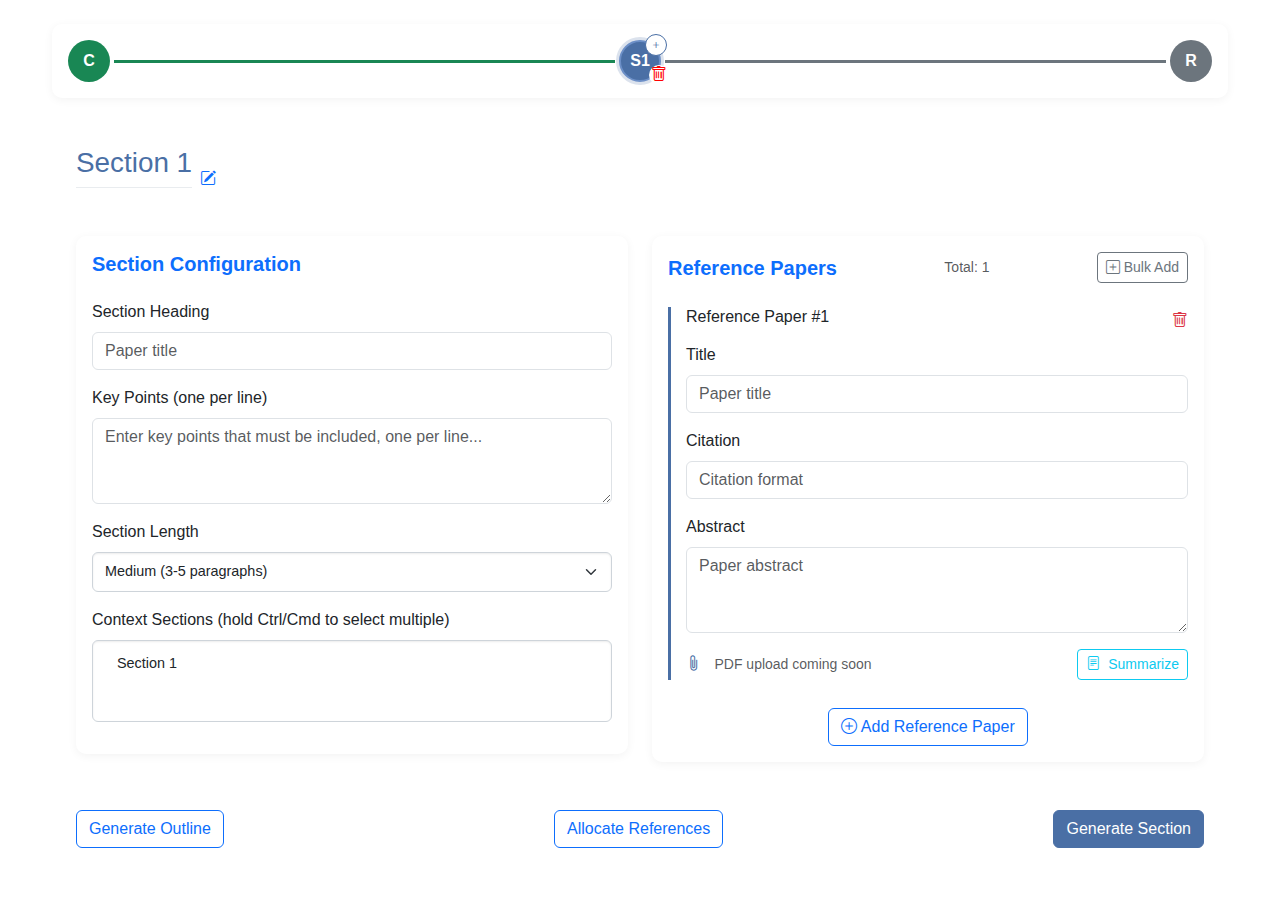
<file: index.html>
<!DOCTYPE html>
<html lang="en">
<head>
    <meta charset="UTF-8">
    <meta name="viewport" content="width=device-width, initial-scale=1.0">
    <title>Research Survey Generator</title>
    <link href="https://cdn.jsdelivr.net/npm/bootstrap@5.3.0/dist/css/bootstrap.min.css" rel="stylesheet">
    <link rel="stylesheet" href="https://cdn.jsdelivr.net/npm/bootstrap-icons@1.10.0/font/bootstrap-icons.css">
    <link rel="stylesheet" href="style.css">
</head>
<body>
    <div class="container py-4">
        <div class="progress-container" id="progress-container">
            <!-- Progress bar will be dynamically populated -->
        </div>
        

        <div class="modal fade" id="sectionModal">
            <div class="modal-dialog">
                <div class="modal-content">
                    <div class="modal-header">
                        <h5 class="modal-title">Add New</h5>
                        <button type="button" class="btn-close" data-bs-dismiss="modal"></button>
                    </div>
                    <div class="modal-body">
                        <div class="mb-3">
                            <label class="form-label">Type</label>
                            <select class="form-select" id="sectionType">
                                <option value="section">Section</option>
                                <option value="subsection">Subsection</option>
                            </select>
                        </div>
                        <div class="mb-3">
                            <label class="form-label">Name</label>
                            <input type="text" class="form-control" id="sectionName">
                        </div>
                    </div>
                    <div class="modal-footer">
                        <button type="button" class="btn btn-secondary" data-bs-dismiss="modal">Cancel</button>
                        <button type="button" class="btn btn-primary" onclick="addSection()">Add</button>
                    </div>
                </div>
            </div>
        </div>

        <iframe id="content-iframe" name="contentFrame"></iframe>
    </div>

    <script src="https://cdn.jsdelivr.net/npm/bootstrap@5.3.0/dist/js/bootstrap.bundle.min.js"></script>
    <script src="script/index.js"></script>
</body>
</html>
</file>
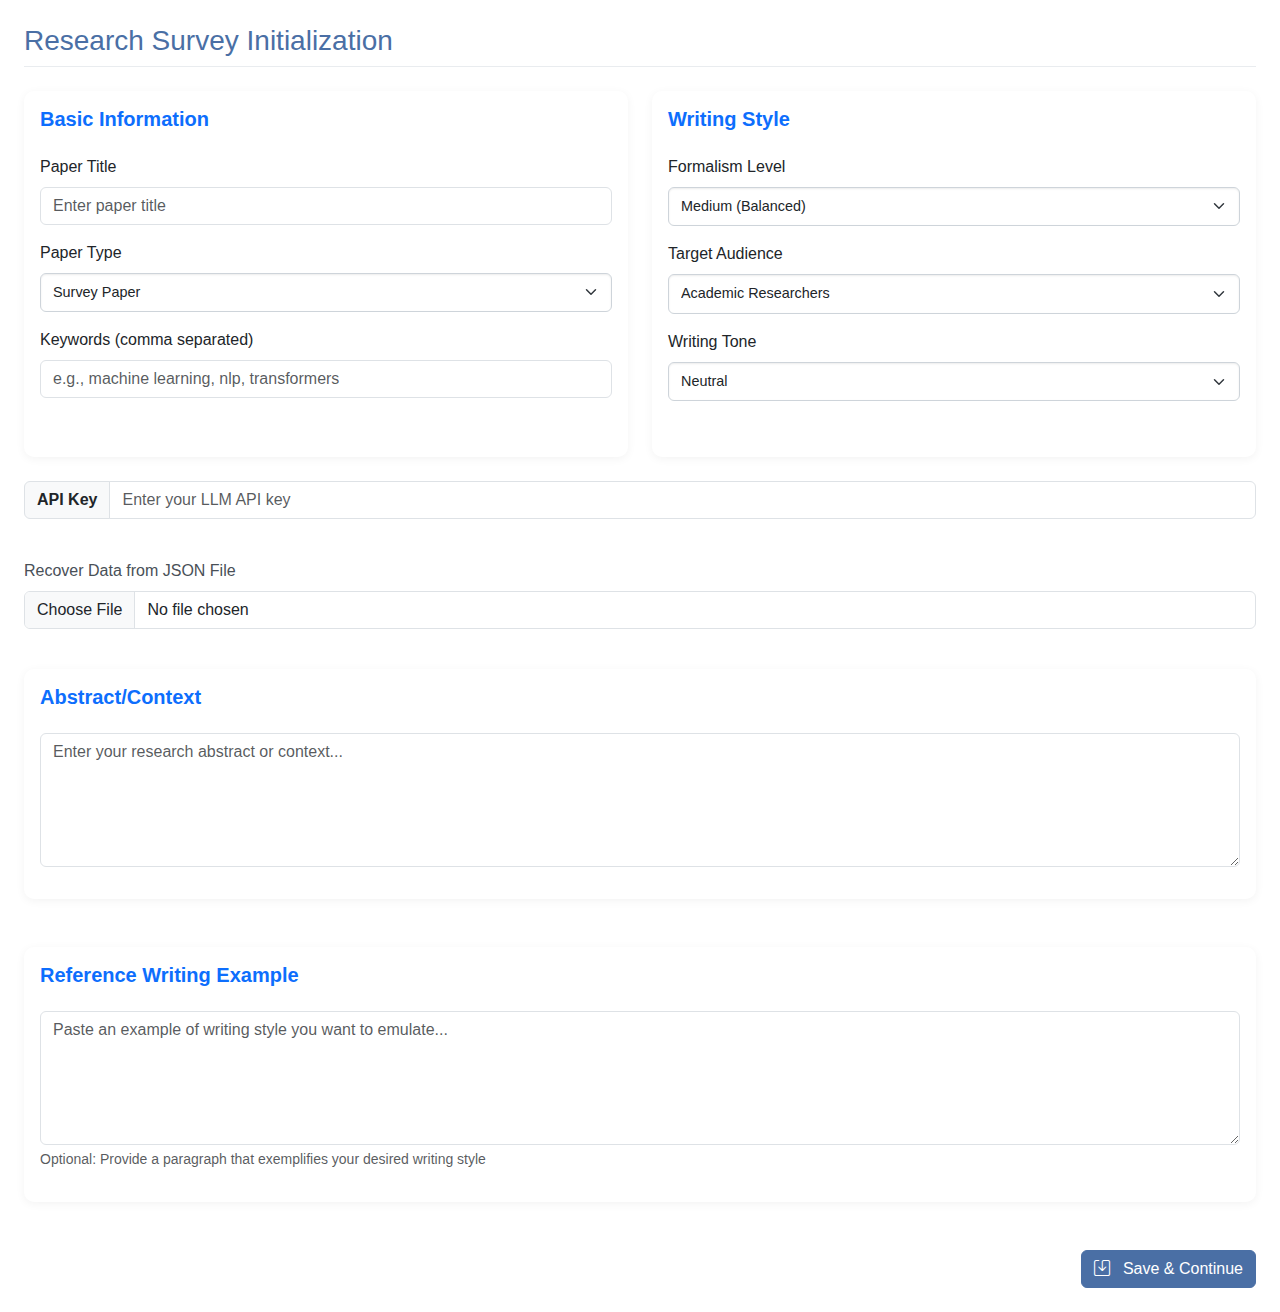
<file: context.html>
<!DOCTYPE html>
<html lang="en">
<head>
    <meta charset="UTF-8">
    <meta name="viewport" content="width=device-width, initial-scale=1.0">
    <title>Research Context</title>
    <link href="https://cdn.jsdelivr.net/npm/bootstrap@5.3.0/dist/css/bootstrap.min.css" rel="stylesheet">
    <link rel="stylesheet" href="https://cdn.jsdelivr.net/npm/bootstrap-icons@1.10.0/font/bootstrap-icons.css">
    <link rel="stylesheet" href="style.css">
</head>
<body>
    <div class="container-fluid p-4">
        <h3 class="content-header">Research Survey Initialization</h3>
        
        <div class="row g-4">
            <div class="col-md-6">
                <div class="card h-100">
                    <div class="card-body">
                        <h5 class="card-title text-primary mb-4">Basic Information</h5>
                        <div class="mb-3">
                            <label for="paperTitle" class="form-label">Paper Title</label>
                            <input type="text" class="form-control" id="paperTitle" placeholder="Enter paper title">
                        </div>
                        <div class="mb-3">
                            <label for="paperType" class="form-label">Paper Type</label>
                            <select class="form-select" id="paperType">
                                <option value="research">Research Paper</option>
                                <option value="survey" selected>Survey Paper</option>
                                <option value="position">Position Paper</option>
                            </select>
                        </div>
                        <div class="mb-3">
                            <label for="keywords" class="form-label">Keywords (comma separated)</label>
                            <input type="text" class="form-control" id="keywords" placeholder="e.g., machine learning, nlp, transformers">
                        </div>
                    </div>
                </div>
            </div>
            
            <div class="col-md-6">
                <div class="card h-100">
                    <div class="card-body">
                        <h5 class="card-title text-primary mb-4">Writing Style</h5>
                        <div class="mb-3">
                            <label for="formalism" class="form-label">Formalism Level</label>
                            <select class="form-select" id="formalism">
                                <option value="high">High (Technical)</option>
                                <option value="medium" selected>Medium (Balanced)</option>
                                <option value="low">Low (General)</option>
                            </select>
                        </div>
                        <div class="mb-3">
                            <label for="audience" class="form-label">Target Audience</label>
                            <select class="form-select" id="audience">
                                <option value="experts">Domain Experts</option>
                                <option value="researchers" selected>Academic Researchers</option>
                                <option value="practitioners">Industry Practitioners</option>
                                <option value="general">General Audience</option>
                            </select>
                        </div>
                        <div class="mb-3">
                            <label for="tone" class="form-label">Writing Tone</label>
                            <select class="form-select" id="tone">
                                <option value="formal">Formal</option>
                                <option value="neutral" selected>Neutral</option>
                                <option value="friendly">Friendly</option>
                            </select>
                        </div>
                    </div>
                </div>
            </div>
            <div class="col-12">
                <div class="input-group mb-3">
                    <span class="input-group-text">API Key</span>
                    <input type="text" class="form-control" id="apiKey" placeholder="Enter your LLM API key">
                </div>
            </div>

            <!-- File Upload for Recovery -->
            <div class="mb-3">
                <label for="loadConfigFile" class="form-label">Recover Data from JSON File</label>
                <input type="file" class="form-control" id="loadConfigFile" accept=".json">
            </div>

            
            <div class="col-12">
                <div class="card">
                    <div class="card-body">
                        <h5 class="card-title text-primary mb-4">Abstract/Context</h5>
                        <div class="mb-3">
                            <textarea class="form-control" id="abstract" rows="5" placeholder="Enter your research abstract or context..."></textarea>
                        </div>
                    </div>
                </div>
            </div>
            
            <div class="col-12">
                <div class="card">
                    <div class="card-body">
                        <h5 class="card-title text-primary mb-4">Reference Writing Example</h5>
                        <div class="mb-3">
                            <textarea class="form-control" id="writingExample" rows="5" placeholder="Paste an example of writing style you want to emulate..."></textarea>
                            <div class="form-text">Optional: Provide a paragraph that exemplifies your desired writing style</div>
                        </div>
                    </div>
                </div>
            </div>
        </div>
        
        <div class="d-flex justify-content-end mt-4">
            <button class="btn btn-primary" onclick="saveAndContinue()">
                <i class="bi bi-save me-2"></i> Save & Continue
            </button>
        </div>
    </div>

    <script src="script/context.js"></script>
</body>
</html>
</file>
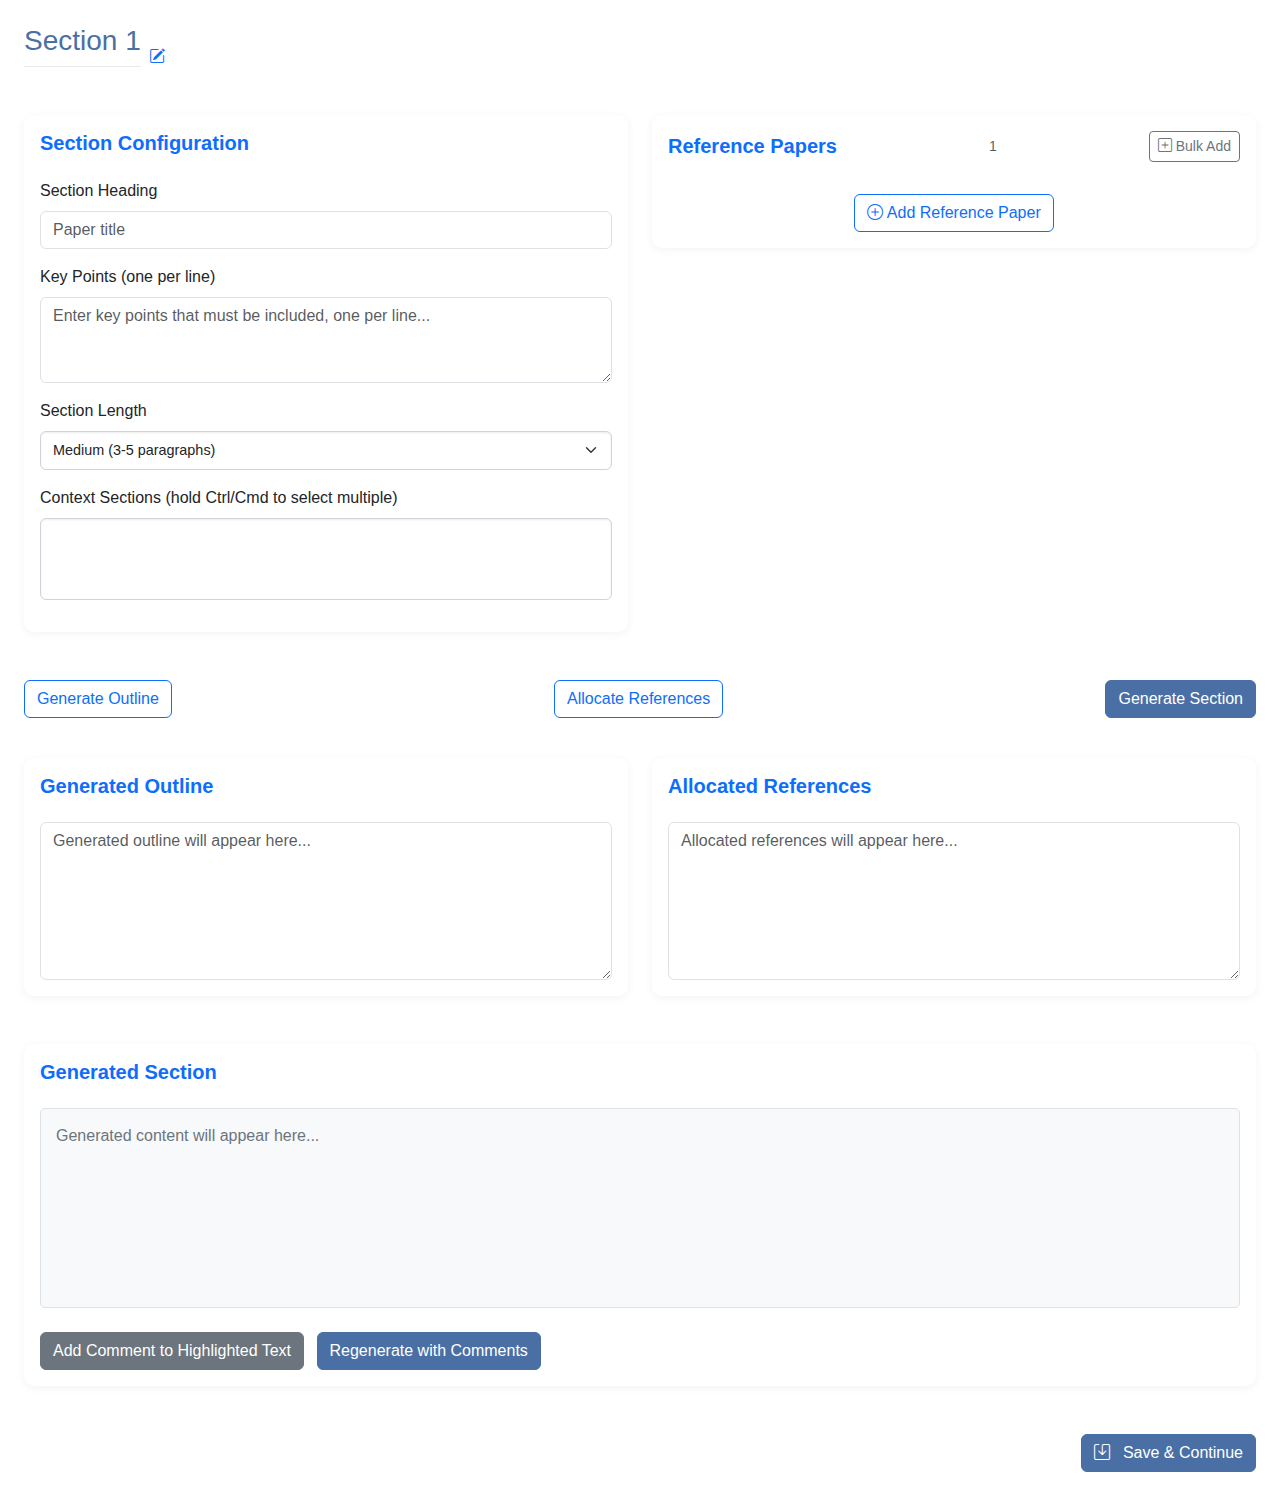
<file: section.html>
<!DOCTYPE html>
<html lang="en">
<head>
    <meta charset="UTF-8">
    <meta name="viewport" content="width=device-width, initial-scale=1.0">
    <title>Section Generator</title>
    <link href="https://cdn.jsdelivr.net/npm/bootstrap@5.3.0/dist/css/bootstrap.min.css" rel="stylesheet">
    <link rel="stylesheet" href="https://cdn.jsdelivr.net/npm/bootstrap-icons@1.10.0/font/bootstrap-icons.css">
    <link rel="stylesheet" href="style.css">
</head>
<body>
    <div class="container-fluid p-4">
        <div class="d-flex align-items-center mb-4">
            <h3 class="content-header me-2" id="sectionName">Section 1</h3>
            <i class="bi bi-pencil-square text-primary" style="cursor: pointer;" onclick="SectionManager.editSectionName()"></i>
        </div>
        
        <div class="row g-4">
            <!-- Section Configuration -->
            <div class="col-md-6">
                <div class="card">
                    <div class="card-body">
                        <h5 class="card-title text-primary mb-4">Section Configuration</h5>
                        <div class="mb-3">
                            <label class="form-label" for="sectionContext">Section Heading</label>
                            <input type="text" id="sectionContext" class="form-control reference-title" placeholder="Paper title">
                        </div>
                        <div class="mb-3">
                            <label for="keyPoints" class="form-label">Key Points (one per line)</label>
                            <textarea class="form-control" id="keyPoints" rows="3" placeholder="Enter key points that must be included, one per line..."></textarea>
                        </div>
                        <div class="mb-3">
                            <label for="sectionLength" class="form-label">Section Length</label>
                            <select class="form-select" id="sectionLength">
                                <option value="short">Short (1-2 paragraphs)</option>
                                <option value="medium" selected>Medium (3-5 paragraphs)</option>
                                <option value="long">Long (6+ paragraphs)</option>
                            </select>
                        </div>
                        <div class="mb-3">
                            <label for="contextSections" class="form-label">Context Sections (hold Ctrl/Cmd to select multiple)</label>
                            <select class="form-select" id="contextSections" style="height: 82px;" multiple>
                                <!-- Options populated dynamically -->
                            </select>
                        </div>
                    </div>
                </div>
            </div>
            
            <!-- Reference Papers (Carousel Style) -->
            <div class="col-md-6">
                <div class="card">
                    <div class="card-body">
                        <div class="d-flex justify-content-between align-items-center mb-4">
                            <h5 class="card-title text-primary m-0">Reference Papers</h5>
                            <small class="text-muted" id="total">1</small>
                            <button class="btn btn-outline-secondary btn-sm" data-bs-toggle="modal" data-bs-target="#bulkReferenceModal">
                                <i class="bi bi-plus-square"></i> Bulk Add
                            </button>
                        </div>
                        <div id="referencePapersContainer" class="position-relative">
                            <!-- Carousel Container -->
                            <div id="referenceCarousel" class="carousel">
                                <div class="reference-paper" style="display: none;" data-index="0">
                                    <div class="d-flex justify-content-between align-items-center mb-2">
                                        <h6>Reference Paper #1</h6>
                                        <i class="bi bi-trash text-danger" style="cursor: pointer;" onclick="SectionManager.removeReference(this)"></i>
                                    </div>
                                    <div class="mb-3">
                                        <label class="form-label">Title</label>
                                        <input type="text" class="form-control reference-title" placeholder="Paper title">
                                    </div>
                                    <div class="mb-3">
                                        <label class="form-label">Citation</label>
                                        <input type="text" class="form-control reference-citation" placeholder="Citation format">
                                    </div>
                                    <div class="mb-3">
                                        <label class="form-label">Abstract</label>
                                        <textarea class="form-control reference-abstract" rows="3" placeholder="Paper abstract"></textarea>
                                    </div>
                                    <div class="d-flex justify-content-between align-items-center">
                                        <div>
                                            <i class="bi bi-paperclip upload-btn me-2" title="Upload PDF"></i>
                                            <small class="text-muted">PDF upload coming soon</small>
                                        </div>
                                        <button class="btn btn-outline-info btn-sm summarize-btn" onclick="SectionManager.summarizeReference(this)">
                                            <i class="bi bi-file-text me-1"></i> Summarize
                                            <span class="spinner-border spinner-border-sm ms-1" role="status" style="display: none;"></span>
                                        </button>
                                    </div>
                                </div>
                            </div>
                            

                            <!-- Navigation Arrows -->
                            <button class="btn btn-outline-secondary position-absolute start-0 translate-middle-y" 
                                    id="prevReference" 
                                    onclick="SectionManager.prevReference()"
                                    style="z-index: 1; display: none; top: 105%;">
                                <i class="bi bi-chevron-left"></i>
                            </button>
                            <button class="btn btn-outline-secondary position-absolute end-0 translate-middle-y" 
                                    id="nextReference" 
                                    onclick="SectionManager.nextReference()"
                                    style="z-index: 1; display: none; top: 105%;">
                                <i class="bi bi-chevron-right"></i>
                            </button>
                        </div>
                        <div class="d-flex justify-content-center mt-2">
                            <button class="btn btn-outline-primary" onclick="SectionManager.addReference()">
                                <i class="bi bi-plus-circle"></i> Add Reference Paper
                            </button>
                        </div>
                    </div>
                </div>

                <!-- Modal for Bulk Reference Input -->
                <div class="modal fade" id="bulkReferenceModal" tabindex="-1" aria-labelledby="bulkReferenceModalLabel" aria-hidden="true">
                    <div class="modal-dialog">
                        <div class="modal-content">
                            <div class="modal-header">
                                <h5 class="modal-title" id="bulkReferenceModalLabel">Add Multiple References</h5>
                                <button type="button" class="btn-close" data-bs-dismiss="modal" aria-label="Close"></button>
                            </div>
                            <div class="modal-body">
                                <p>Enter references in the format: <code>\cite{key}Title...Abstract...</code> (one per paragraph)</p>
                                <textarea class="form-control" id="bulkReferenceInput" rows="10" placeholder="Example:\n\\cite{t100}Title 1...Abstract 1...\n\\cite{t101}Title 2...Abstract 2..."></textarea>
                            </div>
                            <div class="modal-footer">
                                <button type="button" class="btn btn-secondary" data-bs-dismiss="modal">Close</button>
                                <button type="button" class="btn btn-primary" onclick="SectionManager.addBulkReferences()">Add References</button>
                            </div>
                        </div>
                    </div>
                </div>
            </div>
            
            <!-- Generation Controls -->
            <div class="col-12">
                <div class="d-flex justify-content-between mb-3">
                    <button class="btn btn-outline-primary" onclick="SectionManager.generateOutline()">
                        <span id="outlineText">Generate Outline</span>
                        <span class="spinner-border spinner-border-sm ms-1" role="status" id="outlineSpinner" style="display: none;"></span>
                    </button>
                    <button class="btn btn-outline-primary" onclick="SectionManager.allocateReferences()">
                        <span id="allocateText">Allocate References</span>
                        <span class="spinner-border spinner-border-sm ms-1" role="status" id="allocateSpinner" style="display: none;"></span>
                    </button>
                    <button class="btn btn-primary" onclick="SectionManager.generateSection()">
                        <span id="generateText">Generate Section</span>
                        <span class="spinner-border spinner-border-sm ms-1" role="status" id="loadingSpinner" style="display: none;"></span>
                    </button>
                </div>
            </div>

            <!-- Outline and Allocated References -->
            <div class="col-md-6">
                <div class="card">
                    <div class="card-body">
                        <h5 class="card-title text-primary mb-4">Generated Outline</h5>
                        <textarea class="form-control" id="generatedOutline" rows="6" placeholder="Generated outline will appear here..."></textarea>
                    </div>
                </div>
            </div>
            <div class="col-md-6">
                <div class="card">
                    <div class="card-body">
                        <h5 class="card-title text-primary mb-4">Allocated References</h5>
                        <textarea id="allocatedReferences" class="form-control" rows="6" placeholder="Allocated references will appear here..."></textarea>
                    </div>
                </div>
            </div>
            
            <!-- Generated Content -->
            <div class="col-12">
                <div class="card">
                    <div class="card-body">
                        <h5 class="card-title text-primary mb-4">Generated Section</h5>
                        <div id="generatedContent" contenteditable="true" class="editable-content" placeholder="Generated content will appear here..."></div>
                        <div id="commentContainer" class="mt-3"></div>
                        <button class="btn btn-secondary mt-2" onclick="SectionManager.addComment()">Add Comment to Highlighted Text</button>
                        <button class="btn btn-primary mt-2 ms-2" onclick="SectionManager.regenerateWithComments()">Regenerate with Comments</button>
                    </div>
                </div>
            </div>

            <div class="d-flex justify-content-end mt-4">
                <button class="btn btn-primary" onclick="SectionManager.saveAndContinue()">
                    <i class="bi bi-save me-2"></i> Save & Continue
                </button>
            </div>
        </div>
    </div>

    <script src="script/section.js"></script>
    <script src="script/generator.js"></script>
    <script src="https://cdn.jsdelivr.net/npm/bootstrap@5.3.0/dist/js/bootstrap.bundle.min.js"></script>
</body>
</html>
</file>
<file: style.css>
:root {
    --primary-color: #4a6fa5;
    --secondary-color: #6c8fc7;
    --light-bg: #f8f9fa;
    --card-bg: #ffffff;
    --text-color: #495057;
}

body {
    background-color: var(--light-bg);
    color: var(--text-color);
    font-family: 'Segoe UI', Tahoma, Geneva, Verdana, sans-serif;
}

.container {
    max-width: 1200px;
    padding-top: 2rem;
}

.progress-container {
    display: flex;
    align-items: center;
    gap: 4px;
    margin-bottom: 1.5rem;
    padding: 1rem;
    background-color: var(--card-bg);
    border-radius: 10px;
    box-shadow: 0 2px 10px rgba(0,0,0,0.05);
}

.progress-circle {
    width: 42px;
    height: 42px;
    border-radius: 50%;
    display: flex;
    align-items: center;
    justify-content: center;
    cursor: pointer;
    position: relative;
    flex-shrink: 0;
    font-weight: 600;
    transition: all 0.3s ease;
    border: 2px solid transparent;
}

.progress-connector {
    height: 3px;
    flex-grow: 1;
    background-color: #e9ecef;
    min-width: 30px;
    transition: all 0.3s ease;
}

.add-section {
    position: absolute;
    right: -8px;
    top: -8px;
    background: white;
    border-radius: 50%;
    width: 22px;
    height: 22px;
    display: flex;
    align-items: center;
    justify-content: center;
    border: 1px solid var(--primary-color);
    color: var(--primary-color);
    font-size: 12px;
    cursor: pointer;
    transition: all 0.2s ease;
}


.remove-section {
    position: absolute;
    bottom: -5px;
    right: -10px;
    cursor: pointer;
    background: white;
    border-radius: 50%;
    width: 20px;
    height: 20px;
    display: flex;
    align-items: center;
    justify-content: center;
    color: red;
}

.add-section:hover {
    background-color: var(--primary-color);
    color: white;
}

.active {
    background-color: var(--primary-color) !important;
    border-color: var(--secondary-color);
    box-shadow: 0 0 0 3px rgba(74, 111, 165, 0.2);
}

#content-iframe {
    width: 100%;
    height: calc(100vh - 150px);
    border: none;
    background: transparent;
    border-radius: 10px;
}

.btn-primary {
    background-color: var(--primary-color);
    border-color: var(--primary-color);
}

:root {
    --primary-color: #4a6fa5;
    --secondary-color: #6c8fc7;
    --card-bg: #ffffff;
    --text-color: #495057;
}

body {
    background-color: transparent;
    color: var(--text-color);
    font-family: 'Segoe UI', Tahoma, Geneva, Verdana, sans-serif;
    padding: 0;
    margin: 0;
}

.content-header {
    color: var(--primary-color);
    margin-bottom: 1.5rem;
    padding-bottom: 0.5rem;
    border-bottom: 1px solid #e9ecef;
}

.card {
    border: none;
    border-radius: 10px;
    box-shadow: 0 2px 10px rgba(0,0,0,0.05);
    margin-bottom: 1.5rem;
}

.card-title {
    font-weight: 600;
}

.btn-primary {
    background-color: var(--primary-color);
    border-color: var(--primary-color);
}

.reference-paper {
    border-left: 3px solid var(--primary-color);
    padding-left: 15px;
    margin-bottom: 20px;
}

.upload-btn {
    cursor: pointer;
    color: var(--primary-color);
}

#generatedContent {
    min-height: 200px;
    border: 1px solid #dee2e6;
    border-radius: 5px;
    padding: 15px;
    background-color: #f8f9fa;
    white-space: pre-wrap;
}

.loading-spinner {
    display: none;
    width: 2rem;
    height: 2rem;
}

/* Highlighted Text Style */
.highlight {
    background-color: red;
    color: white;
}
.comment {
    display: inline-block;
    position: relative;
}
.comment:hover .comment-tooltip {
    display: block;
}
.comment-tooltip {
    display: none;
    position: absolute;
    left: 0;
    bottom: 100%;
    background-color: yellow;
    padding: 5px;
    border-radius: 4px;
    z-index: 1000;
    white-space: nowrap;
}

.input-group-text {
    font-weight: bold;  /* Optional: changes the description appearance */
}

.loading-spinner {
    width: 1rem;
    height: 1rem;
}

:root {
    --primary-color: #4a6fa5;
    --secondary-color: #6c8fc7;
    --card-bg: #ffffff;
    --text-color: #495057;
}

body {
    background-color: transparent;
    color: var(--text-color);
    font-family: 'Segoe UI', Tahoma, Geneva, Verdana, sans-serif;
    padding: 0;
    margin: 0;
}

.content-header {
    color: var(--primary-color);
    margin-bottom: 1.5rem;
    padding-bottom: 0.5rem;
    border-bottom: 1px solid #e9ecef;
}

.card {
    border: none;
    border-radius: 10px;
    box-shadow: 0 2px 10px rgba(0,0,0,0.05);
    margin-bottom: 1.5rem;
}

.card-title {
    font-weight: 600;
}

.btn-primary {
    background-color: var(--primary-color);
    border-color: var(--primary-color);
}

.editable-content {
    border: 1px solid #ced4da;
    padding: 10px;
    min-height: 200px;
    background-color: #fff;
    border-radius: 4px;
}

.editable-content:empty:before {
    content: attr(placeholder);
    color: #6c757d;
}

.highlighted {
    background-color: yellow;
    position: relative;
}

.comment {
    border: 1px solid #dee2e6;
    padding: 5px 10px;
    margin: 5px 0;
    background-color: #f8f9fa;
    border-radius: 4px;
}

.comment small {
    color: #6c757d;
}

.summarize-btn {
    padding: 4px 8px;
    font-size: 0.875rem;
}

.summarize-btn .spinner-border {
    vertical-align: middle;
}


.carousel {
    position: relative;
    overflow: hidden;
}


.reference-paper {
    transition: opacity 0.3s ease;
}

.reference-paper.active {
    display: block !important;
    opacity: 1;
}

/* Form Select Styling */
.form-select {
    border-radius: 6px; /* Matches rounded corners of form-control */
    border: 1px solid #ced4da; /* Default Bootstrap border color */
    font-size: 0.9rem; /* Consistent with other inputs */
    padding: 8px 12px; /* Matches form-control padding */
    background-color: #fff; /* White background for consistency */
    box-shadow: inset 0 1px 2px rgba(0, 0, 0, 0.075); /* Subtle inner shadow */
    transition: border-color 0.15s ease-in-out, box-shadow 0.15s ease-in-out; /* Smooth transitions */}

/* Hover State */
.form-select:hover {
    border-color: #b8c6db; /* Slightly darker gray for subtle feedback */
}

/* Focus State */
.form-select:focus {
    border-color: #80bdff; /* Matches Bootstrap primary focus */
    box-shadow: 0 0 0 0.2rem rgba(0, 123, 255, 0.25); /* Primary blue glow */
    outline: none; /* Removes default outline */
}

/* Option Styling */
.form-select option {
    padding: 6px 12px; /* Comfortable spacing for readability */
    color: #212529; /* Dark text for contrast */
}

/* Selected Option */
.form-select option:checked {
    background-color: #e9ecef; /* Light gray for selected items */
    color: #212529;
}

/* Scrollbar Styling for Multiple Select */
.form-select::-webkit-scrollbar {
    width: 6px; /* Slim scrollbar */
}

.form-select::-webkit-scrollbar-thumb {
    background-color: #adb5bd; /* Muted gray, matches theme */
    border-radius: 3px;
}

.form-select::-webkit-scrollbar-thumb:hover {
    background-color: #6c757d; /* Darker gray on hover */
}

.form-select::-webkit-scrollbar-track {
    background-color: #f8f9fa; /* Light background for track */
}
</file>
